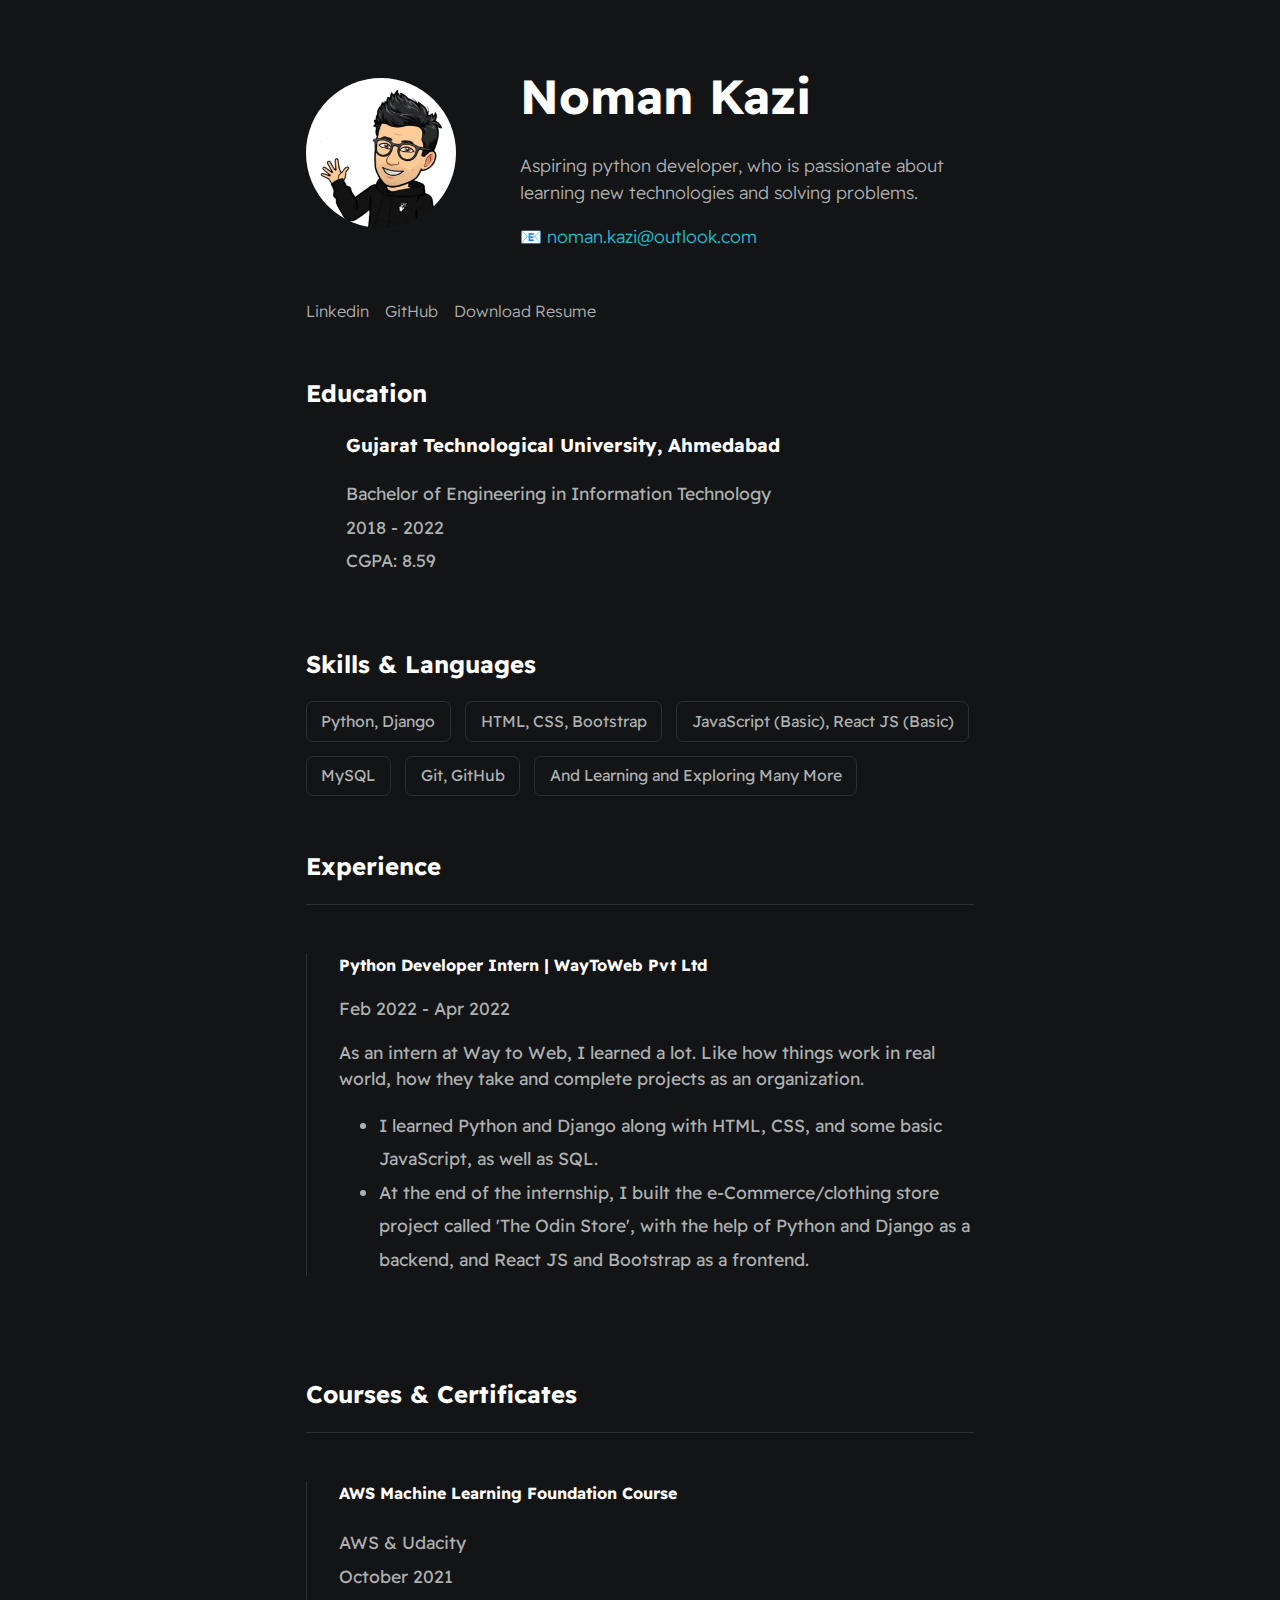
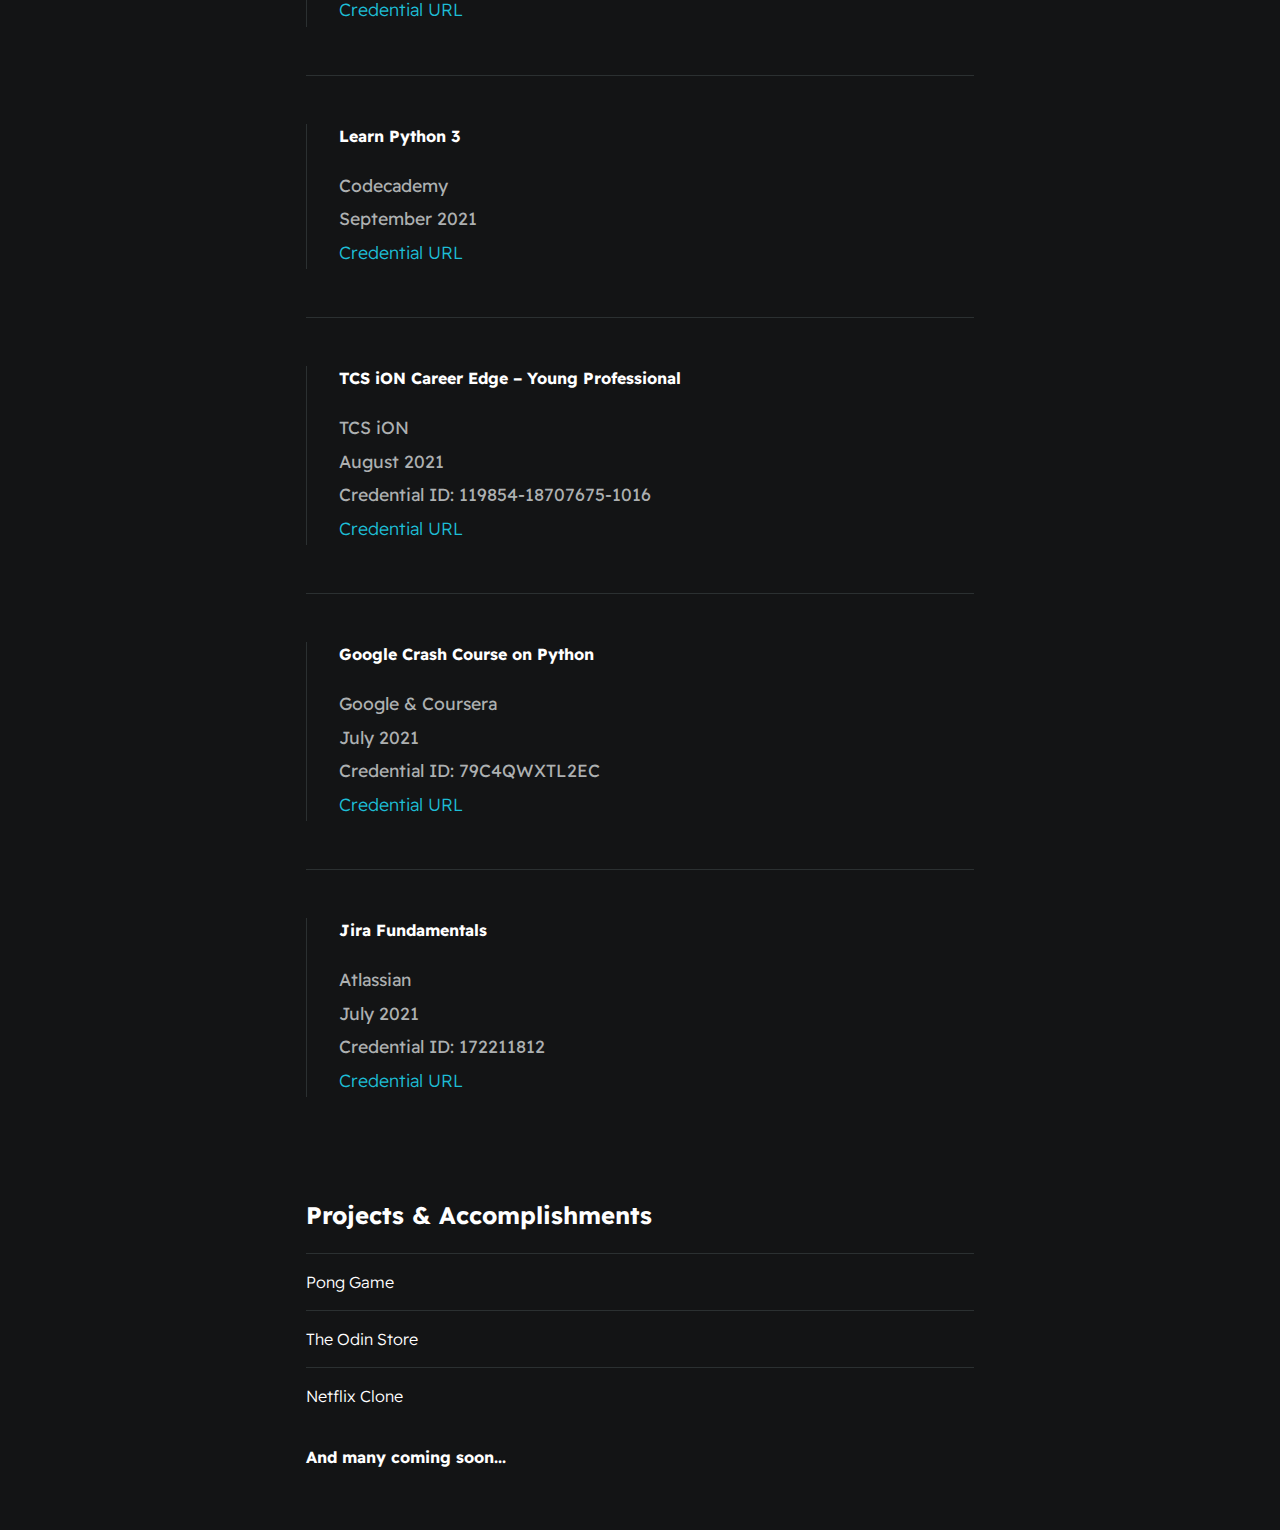
<file: index.html>
<!DOCTYPE html>
<html lang="en">
  <head>
    <meta charset="UTF-8" />
    <meta http-equiv="X-UA-Compatible" content="IE=edge" />
    <meta name="viewport" content="width=device-width, initial-scale=1.0" />
    <title>Noman Kazi</title>
    <link rel="stylesheet" href="styles/main.css" />
  </head>
  <body>
    <div id="container--main">
      <section id="wrapper--hero" class="section--page">
        <img id="profile-pic" src="assets/images/profile_pic.png" />

        <div>
          <h1 id="user-name">Noman Kazi</h1>
          <p id="bio">
            Aspiring python developer, who is passionate about learning new
            technologies and solving problems.
          </p>
          <!-- <p id="email">📧 noman.kazi@outlook.com</p> -->
          <p id="email">
            <a href="mailto: noman.kazi@outlook.com"
              >📧 noman.kazi@outlook.com</a
            >
          </p>
        </div>
      </section>

      <section class="section--page">
        <div id="socials--list">
          <a href="https://www.linkedin.com/in/nomankazi/" target="_blank">
            Linkedin
          </a>

          <a href="https://github.com/iamnomankazi" target="_blank"> GitHub </a>

          <a href="assets/resume.pdf" target="_blank"> Download Resume </a>
        </div>
      </section>

      <section class="section--page">
        <h2>Education</h2>
        <ul id="education--list">
          <h3>Gujarat Technological University, Ahmedabad</h3>
          <li>Bachelor of Engineering in Information Technology</li>
          <li>2018 - 2022</li>
          <li>CGPA: 8.59</li>
        </ul>
      </section>

      <section class="section--page">
        <h2>Skills & Languages</h2>
        <div id="wrapper--all_skills">
          <div class="card--skill"><span>Python, Django</span></div>
          <div class="card--skill">
            <span>HTML, CSS, Bootstrap</span>
          </div>
          <div class="card--skill">
            <span>JavaScript (Basic), React JS (Basic)</span>
          </div>
          <div class="card--skill"><span>MySQL</span></div>
          <div class="card--skill"><span>Git, GitHub</span></div>
          <div class="card--skill">
            <span>And Learning and Exploring Many More</span>
          </div>
        </div>
      </section>

      <section id="experience-wrapper" class="section--page">
        <h2>Experience</h2>
        <div class="line-break"></div>

        <div class="card--experience">
          <strong>Python Developer Intern | WayToWeb Pvt Ltd </strong>
          <p>Feb 2022 - Apr 2022</p>
          <p>
            As an intern at Way to Web, I learned a lot. Like how things work in
            real world, how they take and complete projects as an organization.
          </p>
          <ul>
            <li>
              I learned Python and Django along with HTML, CSS, and some basic
              JavaScript, as well as SQL.
            </li>
            <li>
              At the end of the internship, I built the e-Commerce/clothing
              store project called 'The Odin Store', with the help of Python and
              Django as a backend, and React JS and Bootstrap as a frontend.
            </li>
          </ul>
        </div>
      </section>

      <section class="section--page">
        <h2>Courses & Certificates</h2>
        <div class="line-break"></div>

        <ul id="courses--list">
          <h4>AWS Machine Learning Foundation Course</h4>
          <li>AWS & Udacity</li>
          <li>October 2021</li>
          <li>
            <a
              href="https://graduation.udacity.com/confirm/GXGNSUGL"
              target="_blank"
              >Credential URL</a
            >
          </li>
        </ul>

        <div class="line-break"></div>

        <ul id="courses--list">
          <h4>Learn Python 3</h4>
          <li>Codecademy</li>
          <li>September 2021</li>
          <li>
            <a
              href="https://www.codecademy.com/profiles/nomankazi/certificates/6c152bd262967f8c941c9707ed636bda"
              target="_blank"
              >Credential URL</a
            >
          </li>
        </ul>

        <div class="line-break"></div>

        <ul id="courses--list">
          <h4>TCS iON Career Edge – Young Professional</h4>
          <li>TCS iON</li>
          <li>August 2021</li>
          <li>Credential ID: 119854-18707675-1016</li>
          <li>
            <a
              href="https://drive.google.com/file/d/1pDPopwQKkzY-UgGqonSVFU0z8mozw7zC/view"
              target="_blank"
              >Credential URL</a
            >
          </li>
        </ul>

        <div class="line-break"></div>

        <ul id="courses--list">
          <h4>Google Crash Course on Python</h4>
          <li>Google & Coursera</li>
          <li>July 2021</li>
          <li>Credential ID: 79C4QWXTL2EC</li>
          <li>
            <a
              href="https://www.coursera.org/account/accomplishments/certificate/79C4QWXTL2EC"
              target="_blank"
              >Credential URL</a
            >
          </li>
        </ul>

        <div class="line-break"></div>

        <ul id="courses--list">
          <h4>Jira Fundamentals</h4>
          <li>Atlassian</li>
          <li>July 2021</li>
          <li>Credential ID: 172211812</li>
          <li>
            <a
              href="https://university.atlassian.com/student/award/YE9fuKUQbQEkAeXjqQ5xG3NZ"
              target="_blank"
              >Credential URL</a
            >
          </li>
        </ul>
      </section>

      <section class="section--page">
        <h2>Projects & Accomplishments</h2>

        <div class="card--project">
          <a href="project_1.html">Pong Game</a>
        </div>

        <div class="card--project">
          <a href="project_2.html">The Odin Store</a>
        </div>

        <div class="card--project">
          <a href="project_3.html">Netflix Clone</a>
        </div>

        <h4>And many coming soon...</h4>
      </section>
    </div>
  </body>
</html>
</file>
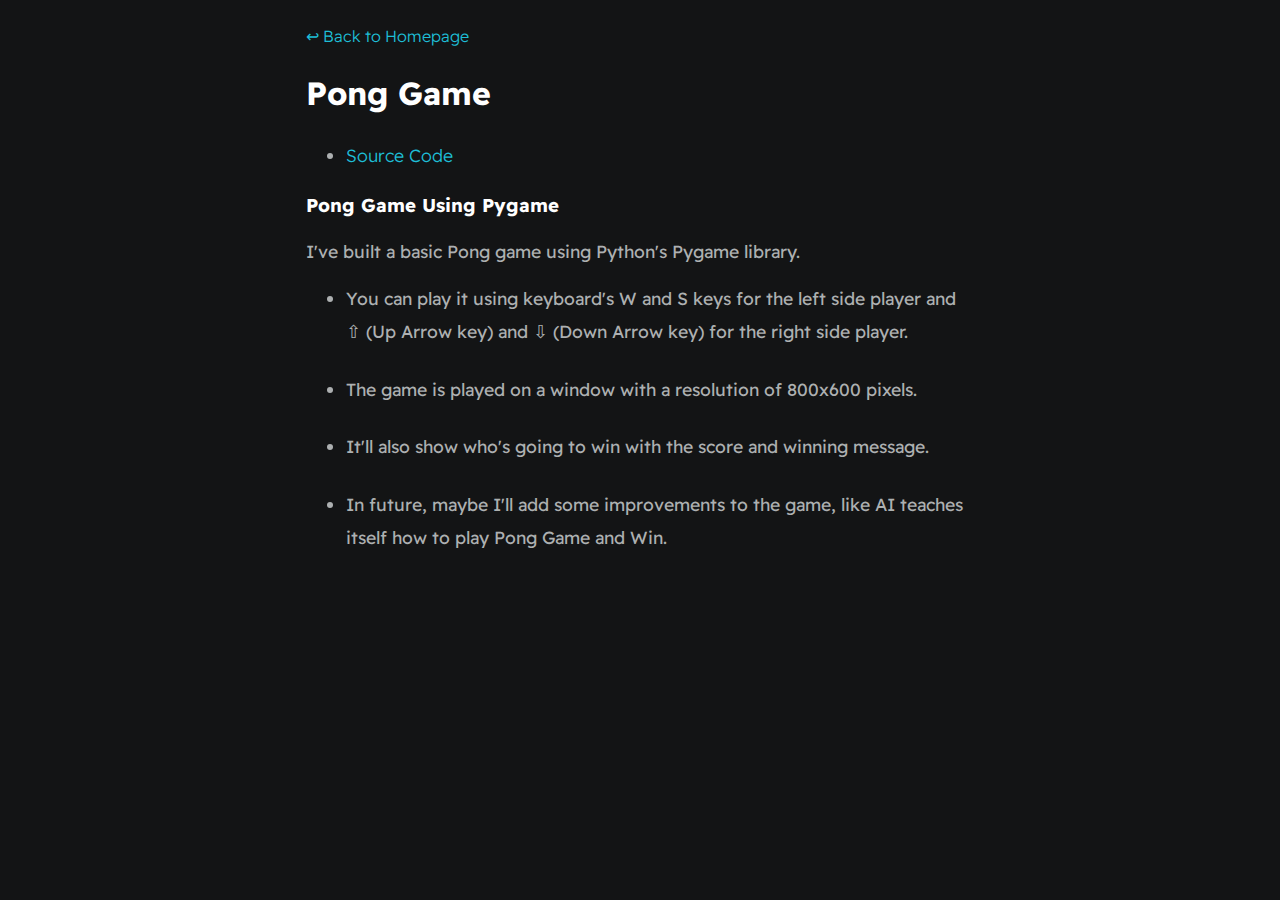
<file: project_1.html>
<!DOCTYPE html>
<html lang="en">
  <head>
    <meta charset="UTF-8" />
    <meta http-equiv="X-UA-Compatible" content="IE=edge" />
    <meta name="viewport" content="width=device-width, initial-scale=1.0" />
    <title>Project Pong</title>
    <link rel="stylesheet" href="styles/main.css" />
  </head>
  <body>
    <div id="container--main">
      <a href="index.html">&#x21a9; Back to Homepage</a>
      <h1>Pong Game</h1>

      <ul>
        <li>
          <a href="https://github.com/iamnomankazi/pong-game" target="_blank"
            >Source Code</a
          >
        </li>
      </ul>

      <h3>Pong Game Using Pygame</h3>
      <p>I've built a basic Pong game using Python's Pygame library.</p>
      <ul>
        <li>
          You can play it using keyboard's W and S keys for the left side player
          and ⇧ (Up Arrow key) and ⇩ (Down Arrow key) for the right side player.
        </li>
        <br />
        <li>
          The game is played on a window with a resolution of 800x600 pixels.
        </li>
        <br />
        <li>
          It'll also show who's going to win with the score and winning message.
        </li>
        <br />
        <li>
          In future, maybe I'll add some improvements to the game, like AI
          teaches itself how to play Pong Game and Win.
        </li>
      </ul>
    </div>
  </body>
</html>
</file>
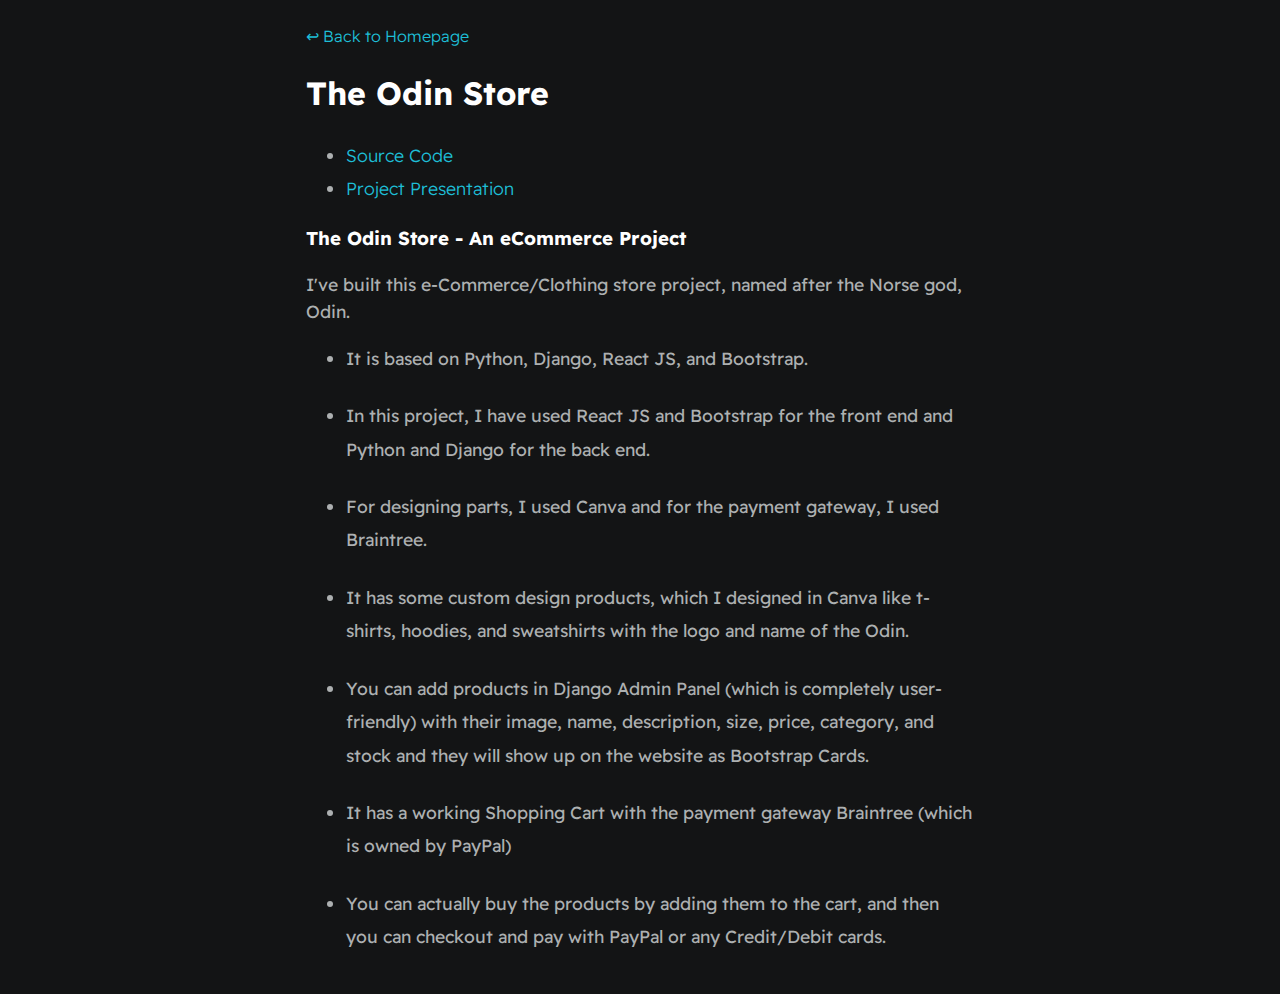
<file: project_2.html>
<!DOCTYPE html>
<html lang="en">
  <head>
    <meta charset="UTF-8" />
    <meta http-equiv="X-UA-Compatible" content="IE=edge" />
    <meta name="viewport" content="width=device-width, initial-scale=1.0" />
    <title>Project Odin Store</title>
    <link rel="stylesheet" href="styles/main.css" />
  </head>
  <body>
    <div id="container--main">
      <a href="index.html">&#x21a9; Back to Homepage</a>
      <h1>The Odin Store</h1>

      <ul>
        <li>
          <a
            href="https://github.com/iamnomankazi/the-odin-store"
            target="_blank"
            >Source Code</a
          >
        </li>
        <li>
          <a
            href="https://www.canva.com/design/DAFJ3SfY1mc/y0lqhhX7G50xj629YyGXJA/view?utm_content=DAFJ3SfY1mc&utm_campaign=designshare&utm_medium=link&utm_source=publishsharelink"
            target="_blank"
            >Project Presentation</a
          >
        </li>
      </ul>

      <h3>The Odin Store - An eCommerce Project</h3>
      <p>
        I've built this e-Commerce/Clothing store project, named after the Norse
        god, Odin.
      </p>
      <ul>
        <li>It is based on Python, Django, React JS, and Bootstrap.</li>
        <br />
        <li>
          In this project, I have used React JS and Bootstrap for the front end
          and Python and Django for the back end.
        </li>
        <br />
        <li>
          For designing parts, I used Canva and for the payment gateway, I
          used Braintree.
        </li>
        <br />
        <li>
          It has some custom design products, which I designed in Canva like
          t-shirts, hoodies, and sweatshirts with the logo and name of the Odin.
        </li>
        <br />
        <li>
          You can add products in Django Admin Panel (which is completely
          user-friendly) with their image, name, description, size, price,
          category, and stock and they will show up on the website as Bootstrap
          Cards.
        </li>
        <br />
        <li>
          It has a working Shopping Cart with the payment gateway Braintree
          (which is owned by PayPal)
        </li>
        <br />
        <li>
          You can actually buy the products by adding them to the cart, and then
          you can checkout and pay with PayPal or any Credit/Debit cards.
        </li>
      </ul>
    </div>
  </body>
</html>
</file>
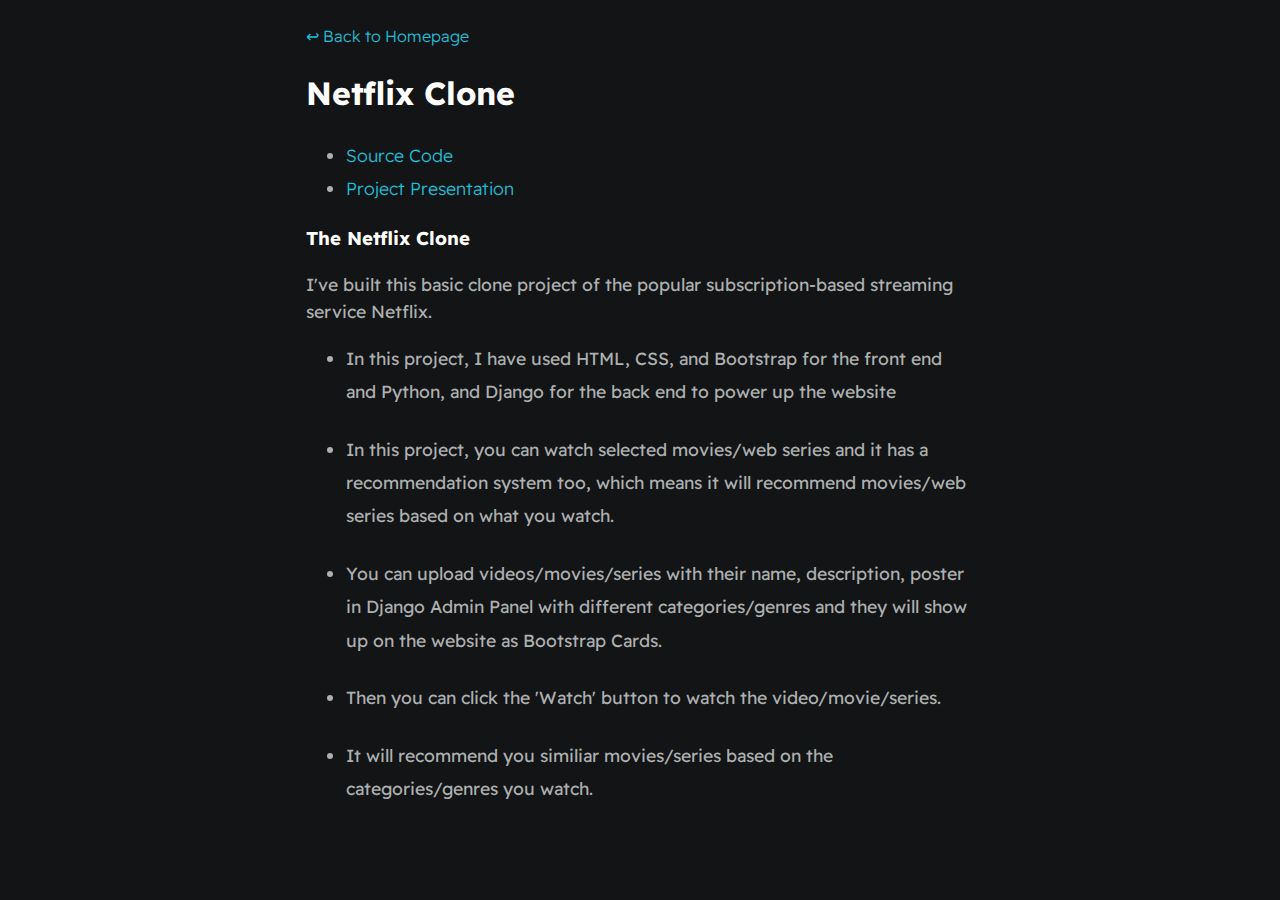
<file: project_3.html>
<!DOCTYPE html>
<html lang="en">
  <head>
    <meta charset="UTF-8" />
    <meta http-equiv="X-UA-Compatible" content="IE=edge" />
    <meta name="viewport" content="width=device-width, initial-scale=1.0" />
    <title>Project Netflix Clone</title>
    <link rel="stylesheet" href="styles/main.css" />
  </head>
  <body>
    <div id="container--main">
      <a href="index.html">&#x21a9; Back to Homepage</a>
      <h1>Netflix Clone</h1>

      <ul>
        <li>
          <a
            href="https://github.com/iamnomankazi/netflix-clone"
            target="_blank"
            >Source Code</a
          >
        </li>
        <li>
          <a
            href="https://www.canva.com/design/DAEiTVuOVUY/r6Mj2hkUidPOrHA8niJSWQ/view?utm_content=DAEiTVuOVUY&utm_campaign=designshare&utm_medium=link&utm_source=publishsharelink"
            target="_blank"
            >Project Presentation</a
          >
        </li>
      </ul>

      <h3>The Netflix Clone</h3>
      <p>
        I've built this basic clone project of the popular subscription-based
        streaming service Netflix.
      </p>
      <ul>
        <li>
          In this project, I have used HTML, CSS, and Bootstrap for the front end
          and Python, and Django for the back end to power up the website
        </li>
        <br />
        <li>
          In this project, you can watch selected movies/web series and it has a
          recommendation system too, which means it will recommend movies/web
          series based on what you watch.
        </li>
        <br />
        <li>
          You can upload videos/movies/series with their name, description,
          poster in Django Admin Panel with different categories/genres and they
          will show up on the website as Bootstrap Cards.
        </li>
        <br />
        <li>
          Then you can click the 'Watch' button to watch the video/movie/series.
        </li>
        <br />
        <li>
          It will recommend you similiar movies/series based on the
          categories/genres you watch.
        </li>
      </ul>
    </div>
  </body>
</html>
</file>
<file: styles/main.css>
@import url('https://fonts.googleapis.com/css2?family=Readex+Pro:wght@300;400;500;600;700&display=swap');

:root {

    --mainTextColor-light:#000;
    --secondaryTextColor-light:rgb(51 51 51);
    --mainLinkColor-light:#0da2b8;
    --mainBorderColor-light:rgb(218, 218, 218);
    --mainBgColor-light:rgb(249, 250,251);

    --mainTextColor-dark:#fff;
    --secondaryTextColor-dark:#adb0b1;
    --mainLinkColor-dark:rgb(30, 190,214);
    --mainBorderColor-dark:#2b3031;
    --mainBgColor-dark:#131415;

    /* For the Dark Mode, if you want light mode just change the values below from above */
    --mainTextColor: var(--mainTextColor-dark);
    --secondaryTextColor: var(--secondaryTextColor-dark);
    --mainLinkColor: var(--mainLinkColor-dark);
    --mainBorderColor: var(--mainBorderColor-dark);
    --mainBgColor: var(--mainBgColor-dark);
}

* {
    font-family: 'Readex Pro', sans-serif;
    line-height: 1.5em;
    box-sizing: border-box;
    color: var(--mainTextColor);
}

body {
    background-color: var(--mainBgColor);
}

p, span, li {
    color: var(--secondaryTextColor);
    font-size: 1.1em;
}

a {
    color: var(--mainLinkColor);
    text-decoration: none;
    font-weight: 500;
}

li {
    line-height: 1.9em;
}


#container--main {
    max-width: 700px;
    margin: 0 auto;
    padding: 1em;
}

.section--page {
    padding-top: 1em;
    padding-bottom: 1em;
}

#wrapper--hero {
    display: flex;
    align-items: center;
    gap: 4em;
}

#user-name {
    font-size: 3em;
    line-height: 1em;
}

#bio, a {
    font-weight: 300;
}

#profile-pic {
    border-radius: 50%;
    width: 150px;
    height: 150px;
    object-fit: cover;
}

#email {
    color: var(--mainTextColor);
}

#socials--list {
    display: flex;
    justify-content: flex-start;
    column-gap: 1em;
    flex-wrap: wrap;
}

#socials--list a {
    font-size: 1em;
    font-weight: 300;
    color: var(--secondaryTextColor);
    transition: all 0.3s ease-in-out;
}

#socials--list a:hover {
    color: var(--mainLinkColor);
}

#education--list {
    column-gap: 2.5em;
    flex-wrap: wrap;
    list-style: none;
}

#wrapper--all_skills {
    display: flex;
    flex-wrap: wrap;
    gap: 1em;
    font-size: 0.9em;
}

.card--skill {
    border: 1px solid var(--mainBorderColor);
    padding: 0.5em 1em;
    border-radius: 0.5em;
}

.card--experience {
    border-left: 1px solid var(--mainBorderColor);
    margin-top: 3em;
    margin-bottom: 3em; 
    padding-left: 2em;
}

.line-break {
    background-color: var(--mainBorderColor);
    height: 1px;
}

#courses--list {
    list-style: none;
    border-left: 1px solid var(--mainBorderColor);
    margin-top: 3em;
    margin-bottom: 3em;
    padding-left: 2em;
}

.card--project {
    padding-top: 1em;
    padding-bottom: 1em;
    border-top: 1px solid var(--mainBorderColor);
}

.card--project a {
    color: var(--mainTextColor);
    transition: all 0.3s ease-in-out;
}

.card--project a:hover {
    color: var(--mainLinkColor);
}

/* For responsiveness, use media queries to change the layout of the page depending on the screen size. */
@media(max-width: 600px) {
    #wrapper--hero {
        flex-direction: column;
        align-items: center;
        gap: 1em;
    }

    #profile-pic {
        width: 200px;
        height: 200px;
    }

    .section--page {
        padding-top: 1em;
        padding-bottom: 1em;
    }

    .card--experience {
        border-left: none;
        margin-top: 1em;
        margin-bottom: 1em;
        padding-left: 0;
    }

}
</file>
